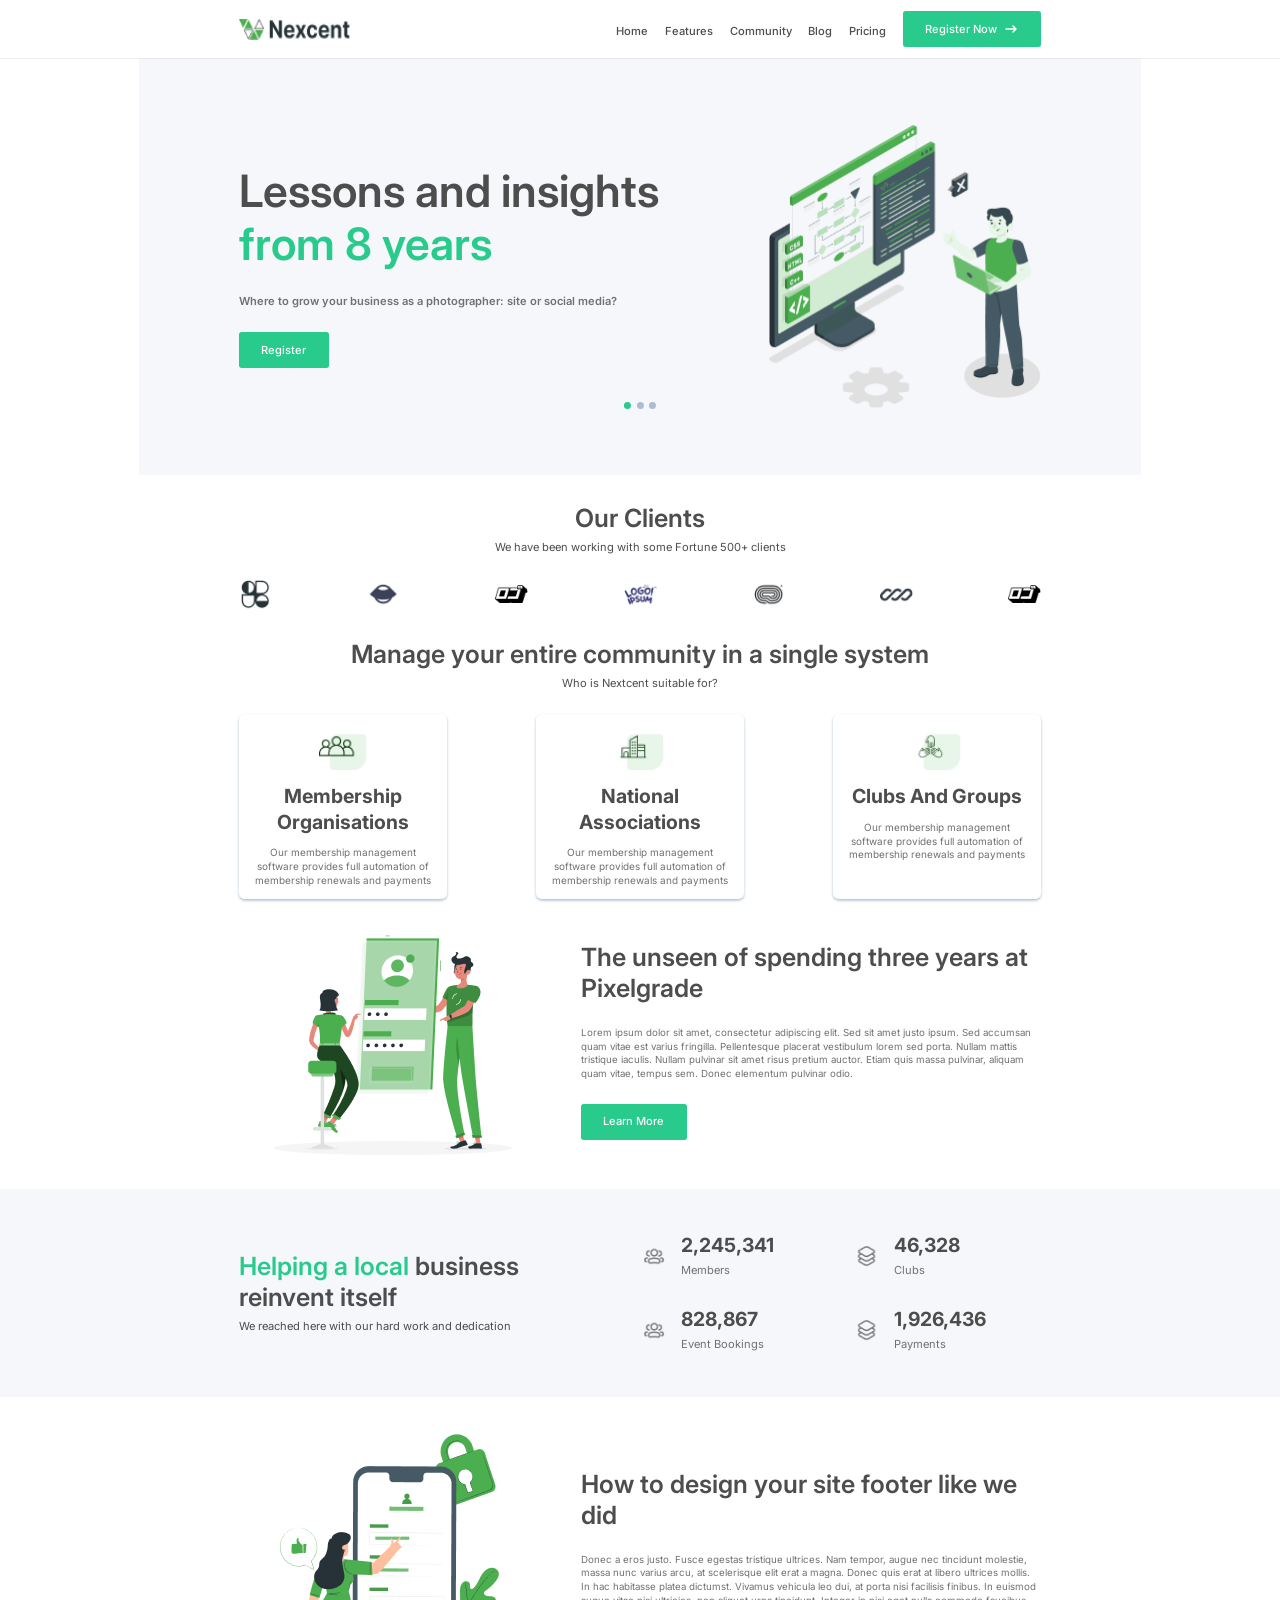
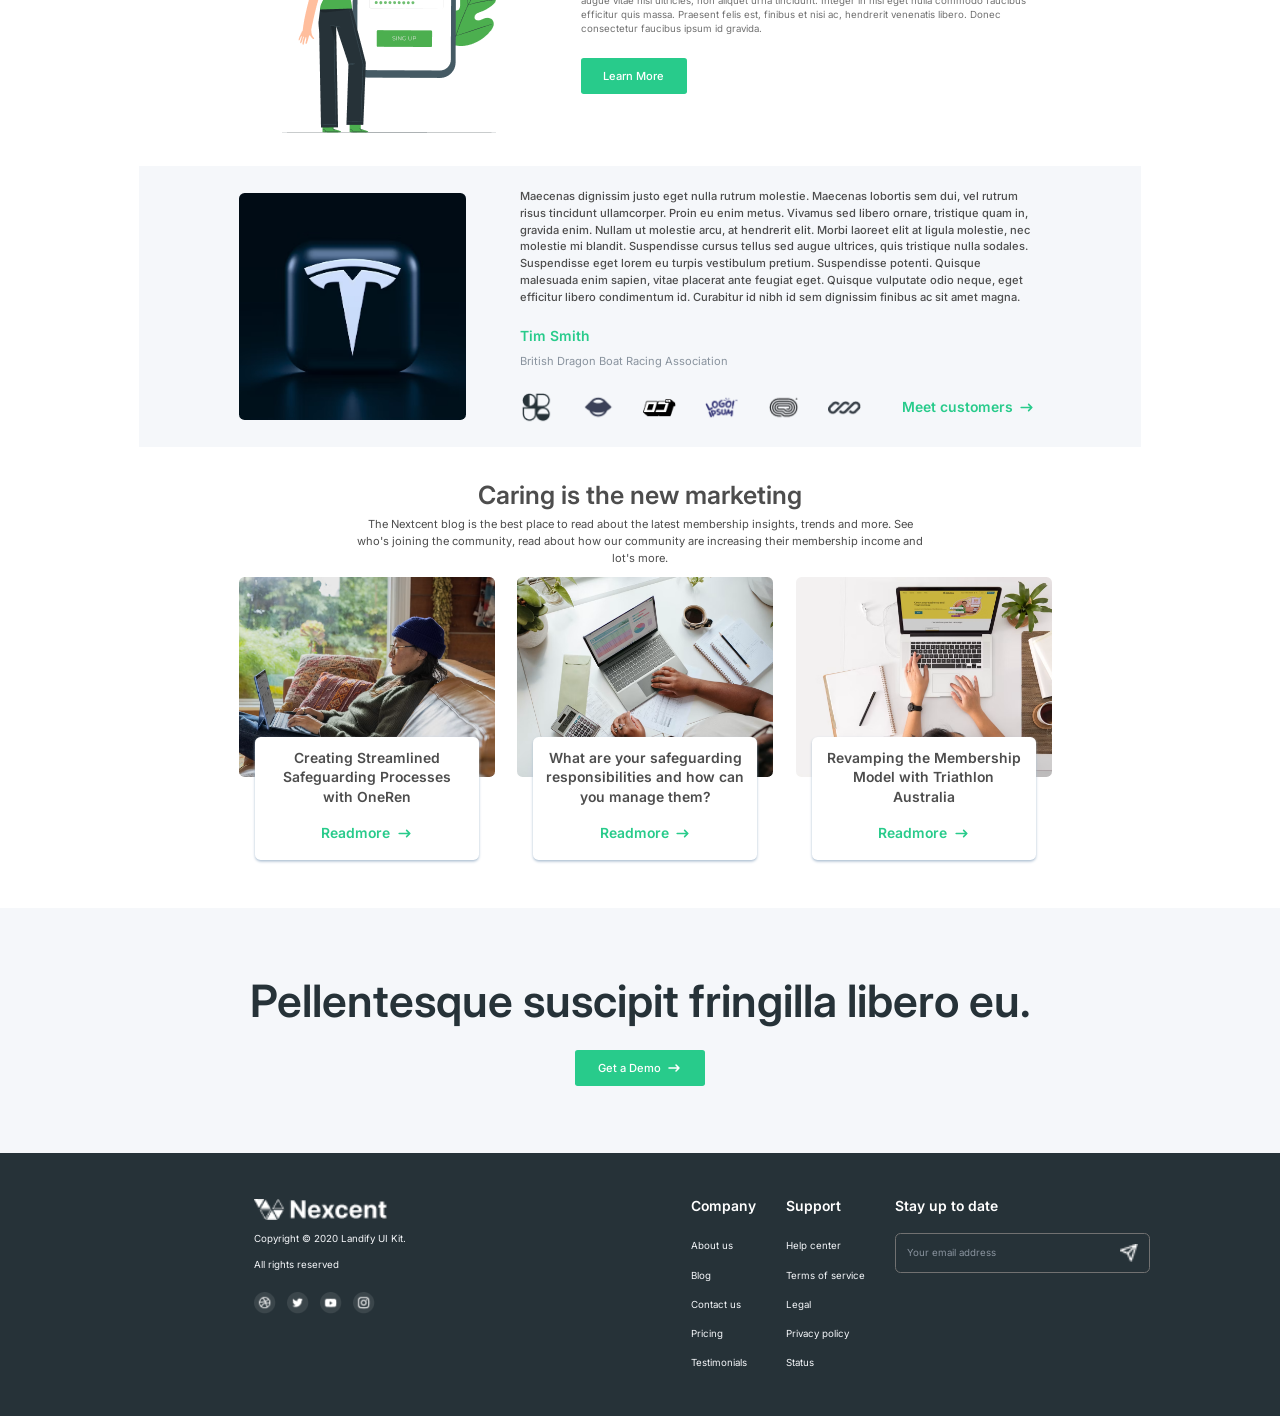
<file: fundamentals/javascript_core/week_3/index.html>
<!doctype html>
<html lang="en">
  <head>
    <meta charset="UTF-8" />
    <meta name="viewport" content="width=device-width, initial-scale=1.0" />
    <title>Figma Clone Part 1</title>
    <link rel="preconnect" href="https://fonts.googleapis.com" />
    <link
      href="https://fonts.googleapis.com/css2?family=Inter:wght@400;500;600;700&display=swap"
      rel="stylesheet"
    />
    <link rel="stylesheet" href="style.css" />
  </head>
  <body>
    
    <header>
      <nav class="nav-container">
        <div class="nav-logo">
          <img
            src="./assets/logo/Logo.png"
            width="111"
            height="21"
            alt="Nexcent logo"
          />
        </div>

        <div class="right_menu">
          <ul>
            <li><a href="#">Home</a></li>
            <li><a href="#">Features</a></li>
            <li><a href="#">Community</a></li>
            <li><a href="#">Blog</a></li>
            <li><a href="#">Pricing</a></li>
          </ul>
          <button class="btn-primary">
            Register Now
            <svg
              class="icon-arrow icon-arrow--sm"
              viewBox="0 0 16 16"
              fill="none"
              aria-hidden="true"
            >
              <path
                d="M3 8h10M10 5l3 3-3 3"
                stroke="currentColor"
                stroke-width="1.5"
                stroke-linecap="round"
                stroke-linejoin="round"
              />
            </svg>
          </button>
        </div>
      </nav>
    </header>

    <main>
      
      <section class="home">
        <section class="hero">
          <div class="hero_container">
            <div class="hero_content">
              <h1>
                Lessons and insights
                <span>from 8 years</span>
              </h1>
              <p>
                Where to grow your business as a photographer: site or social
                media?
              </p>
              <button class="btn-primary">Register</button>
            </div>
            <div class="hero_image">
              <img src="./assets/images/hero.png" alt="Hero illustration" />
            </div>
          </div>
          <div class="hero_dots" aria-label="Carousel indicators">
            <span class="dot active"></span>
            <span class="dot"></span>
            <span class="dot"></span>
          </div>
        </section>

        <section class="clients">
          <div class="clients_container">
            <div class="clients_content">
              <h2>Our Clients</h2>
              <p>We have been working with some Fortune 500+ clients</p>
            </div>
            <div class="clients_icons">
              <img src="./assets/logo/client_logo1.png" alt="Client logo 1" />
              <img src="./assets/logo/client_logo2.png" alt="Client logo 2" />
              <img src="./assets/logo/client_logo3.png" alt="Client logo 3" />
              <img src="./assets/logo/client_logo4.png" alt="Client logo 4" />
              <img src="./assets/logo/client_logo5.png" alt="Client logo 5" />
              <img src="./assets/logo/client_logo6.png" alt="Client logo 6" />
              <img src="./assets/logo/client_logo7.png" alt="Client logo 7" />
            </div>
          </div>
        </section>

        <section class="community">
          <div class="community_container">
            <div class="community_content">
              <h2>Manage your entire community in a single system</h2>
              <p>Who is Nextcent suitable for?</p>
            </div>
            <div class="community_cards">
              <div class="community_card">
                <div class="member">
                  <img
                    src="./assets/icons/community_icon1.png"
                    alt="Membership icon"
                  />
                  <h3>Membership Organisations</h3>
                </div>
                <p>
                  Our membership management software provides full automation of
                  membership renewals and payments
                </p>
              </div>
              <div class="community_card">
                <div class="member">
                  <img
                    src="./assets/icons/community_icon2.png"
                    alt="Associations icon"
                  />
                  <h3>National Associations</h3>
                </div>
                <p>
                  Our membership management software provides full automation of
                  membership renewals and payments
                </p>
              </div>
              <div class="community_card">
                <div class="member">
                  <img
                    src="./assets/icons/community_icon3.png"
                    alt="Clubs icon"
                  />
                  <h3>Clubs And Groups</h3>
                </div>
                <p>
                  Our membership management software provides full automation of
                  membership renewals and payments
                </p>
              </div>
            </div>
          </div>
        </section>
      </section>

      <section class="body">
        <section class="unlock">
          <div class="unlock_container">
            <div class="unlock_image">
              <img
                src="./assets/images/unlock.png"
                alt="Unlock section illustration"
              />
            </div>
            <div class="unlock_content">
              <h2>The unseen of spending three years at Pixelgrade</h2>
              <p>
                Lorem ipsum dolor sit amet, consectetur adipiscing elit. Sed sit
                amet justo ipsum. Sed accumsan quam vitae est varius fringilla.
                Pellentesque placerat vestibulum lorem sed porta. Nullam mattis
                tristique iaculis. Nullam pulvinar sit amet risus pretium
                auctor. Etiam quis massa pulvinar, aliquam quam vitae, tempus
                sem. Donec elementum pulvinar odio.
              </p>
              <button class="btn-primary">Learn More</button>
            </div>
          </div>
        </section>

        <section class="achievements">
          <div class="achievements_container">
            <div class="achievements_content">
              <h2>
                Helping a local
                <span>business reinvent itself</span>
              </h2>
              <p>We reached here with our hard work and dedication</p>
            </div>
            <div class="achievements_grid">
              <div class="grid_tem">
                <img src="./assets/icons/Users.png" alt="Members" />
                <div class="count">
                  <h3>2,245,341</h3>
                  <span>Members</span>
                </div>
              </div>
              <div class="grid_tem">
                <img src="./assets/icons/Layers.png" alt="Clubs" />
                <div class="count">
                  <h3>46,328</h3>
                  <span>Clubs</span>
                </div>
              </div>
              <div class="grid_tem">
                <img src="./assets/icons/Users.png" alt="Event bookings" />
                <div class="count">
                  <h3>828,867</h3>
                  <span>Event Bookings</span>
                </div>
              </div>
              <div class="grid_tem">
                <img src="./assets/icons/Layers.png" alt="Payments" />
                <div class="count">
                  <h3>1,926,436</h3>
                  <span>Payments</span>
                </div>
              </div>
            </div>
          </div>
        </section>

        <section class="calender">
          <div class="calender_container">
            <div class="calender_image">
              <img src="./assets/images/calendar.png" alt="Calendar illustration" />
            </div>
            <div class="calender_content">
              <h2>How to design your site footer like we did</h2>
              <p>
                Donec a eros justo. Fusce egestas tristique ultrices. Nam
                tempor, augue nec tincidunt molestie, massa nunc varius arcu, at
                scelerisque elit erat a magna. Donec quis erat at libero
                ultrices mollis. In hac habitasse platea dictumst. Vivamus
                vehicula leo dui, at porta nisi facilisis finibus. In euismod
                augue vitae nisi ultricies, non aliquet urna tincidunt. Integer
                in nisi eget nulla commodo faucibus efficitur quis massa.
                Praesent felis est, finibus et nisi ac, hendrerit venenatis
                libero. Donec consectetur faucibus ipsum id gravida.
              </p>
              <button class="btn-primary">Learn More</button>
            </div>
          </div>
        </section>

        <section class="customers">
          <div class="customers_container">
            <div class="customers_image">
              <img src="./assets/images/customers.avif" alt="Tim Smith" />
            </div>
            <div class="customers_content">
              <p>
                Maecenas dignissim justo eget nulla rutrum molestie. Maecenas
                lobortis sem dui, vel rutrum risus tincidunt ullamcorper. Proin
                eu enim metus. Vivamus sed libero ornare, tristique quam in,
                gravida enim. Nullam ut molestie arcu, at hendrerit elit. Morbi
                laoreet elit at ligula molestie, nec molestie mi blandit.
                Suspendisse cursus tellus sed augue ultrices, quis tristique
                nulla sodales. Suspendisse eget lorem eu turpis vestibulum
                pretium. Suspendisse potenti. Quisque malesuada enim sapien,
                vitae placerat ante feugiat eget. Quisque vulputate odio neque,
                eget efficitur libero condimentum id. Curabitur id nibh id sem
                dignissim finibus ac sit amet magna.
              </p>
              <div class="customer_info">
                <h3>Tim Smith</h3>
                <span>British Dragon Boat Racing Association</span>
              </div>
              <div class="content_icons">
                <div class="icons">
                  <img src="./assets/logo/client_logo1.png" alt="Client logo 1" />
                  <img src="./assets/logo/client_logo2.png" alt="Client logo 2" />
                  <img src="./assets/logo/client_logo3.png" alt="Client logo 3" />
                  <img src="./assets/logo/client_logo4.png" alt="Client logo 4" />
                  <img src="./assets/logo/client_logo5.png" alt="Client logo 5" />
                  <img src="./assets/logo/client_logo6.png" alt="Client logo 6" />
                </div>
                <a href="#" class="link-cta">
                  Meet customers
                  <svg class="icon-arrow" viewBox="0 0 16 16" fill="none" aria-hidden="true">
                    <path d="M3 8h10M10 5l3 3-3 3" stroke="currentColor" stroke-width="1.5" stroke-linecap="round" stroke-linejoin="round"/>
                  </svg>
                </a>
              </div>
            </div>
          </div>
        </section>

        <section class="community_updates">
          <div class="community_updates_container">
            <div class="content">
              <h2>Caring is the new marketing</h2>
              <p>
                The Nextcent blog is the best place to read about the latest
                membership insights, trends and more. See who's joining the
                community, read about how our community are increasing their
                membership income and lot's more.
              </p>
            </div>
            <div class="cards_grid">
              <article class="grid_card">
                <div class="grid_card_image">
                  <img src="./assets/images/card_image1.avif" alt="Blog post 1" />
                  <div class="grid_card_body">
                    <p>Creating Streamlined Safeguarding Processes with OneRen</p>
                    <a href="#" class="link-cta">
                      Readmore
                      <svg class="icon-arrow" viewBox="0 0 16 16" fill="none" aria-hidden="true">
                        <path d="M3 8h10M10 5l3 3-3 3" stroke="currentColor" stroke-width="1.5" stroke-linecap="round" stroke-linejoin="round"/>
                      </svg>
                    </a>
                  </div>
                </div>
              </article>
              <article class="grid_card">
                <div class="grid_card_image">
                  <img src="./assets/images/card_image2.avif" alt="Blog post 2" />
                  <div class="grid_card_body">
                    <p>What are your safeguarding responsibilities and how can you manage them?</p>
                    <a href="#" class="link-cta">
                      Readmore
                      <svg class="icon-arrow" viewBox="0 0 16 16" fill="none" aria-hidden="true">
                        <path d="M3 8h10M10 5l3 3-3 3" stroke="currentColor" stroke-width="1.5" stroke-linecap="round" stroke-linejoin="round"/>
                      </svg>
                    </a>
                  </div>
                </div>
              </article>
              <article class="grid_card">
                <div class="grid_card_image">
                  <img src="./assets/images/card_image3.avif" alt="Blog post 3" />
                  <div class="grid_card_body">
                    <p>Revamping the Membership Model with Triathlon Australia</p>
                    <a href="#" class="link-cta">
                      Readmore
                      <svg class="icon-arrow" viewBox="0 0 16 16" fill="none" aria-hidden="true">
                        <path d="M3 8h10M10 5l3 3-3 3" stroke="currentColor" stroke-width="1.5" stroke-linecap="round" stroke-linejoin="round"/>
                      </svg>
                    </a>
                  </div>
                </div>
              </article>
            </div>
          </div>
        </section>
      </section>

      <section class="final_cta">
        <div class="cta_container">
          <h2>Pellentesque suscipit fringilla libero eu.</h2>
          <div class="cta_btn_group">
            <button class="btn-primary">
              Get a Demo
              <svg class="icon-arrow icon-arrow--sm" viewBox="0 0 16 16" fill="none" aria-hidden="true">
                <path d="M3 8h10M10 5l3 3-3 3" stroke="currentColor" stroke-width="1.5" stroke-linecap="round" stroke-linejoin="round"/>
              </svg>
            </button>
          </div>
        </div>
      </section>
    </main>

    <footer>
      <div class="footer_container">
        <div class="company_info">
          <img src="./assets/logo/Logo.png" alt="Nexcent logo" class="footer-logo" />
          <p>Copyright © 2020 Landify UI Kit.</p>
          <span>All rights reserved</span>
          <div class="social_icons">
            <img src="./assets/icons/social1.png" alt="Instagram" />
            <img src="./assets/icons/social2.png" alt="Dribbble" />
            <img src="./assets/icons/social3.png" alt="Twitter" />
            <img src="./assets/icons/social4.png" alt="YouTube" />
          </div>
        </div>

        <div class="links">
          <div class="link_item">
            <h3>Company</h3>
            <ul>
              <li><a href="#">About us</a></li>
              <li><a href="#">Blog</a></li>
              <li><a href="#">Contact us</a></li>
              <li><a href="#">Pricing</a></li>
              <li><a href="#">Testimonials</a></li>
            </ul>
          </div>
          <div class="link_item">
            <h3>Support</h3>
            <ul>
              <li><a href="#">Help center</a></li>
              <li><a href="#">Terms of service</a></li>
              <li><a href="#">Legal</a></li>
              <li><a href="#">Privacy policy</a></li>
              <li><a href="#">Status</a></li>
            </ul>
          </div>
          <div class="newsletter">
            <h3>Stay up to date</h3>
            <div class="email_input">
              <input type="email" placeholder="Your email address" />
              <img src="./assets/icons/Vector.png" alt="Send" />
            </div>
          </div>
        </div>
      </div>
    </footer>
  </body>
</html>
</file>
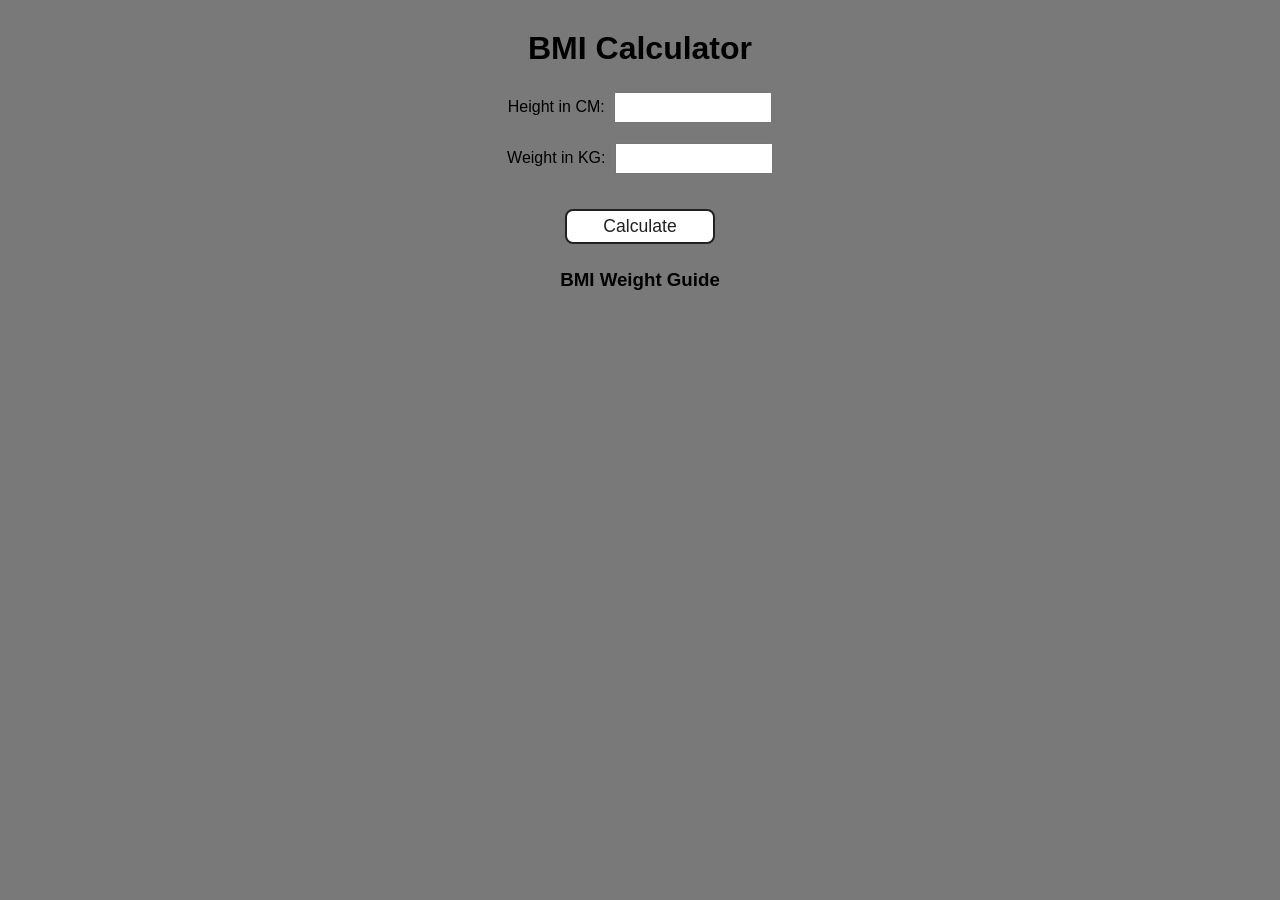
<file: fundamentals/javascript_core/projects/bmi_calculator/index.html>
<!doctype html>
<html lang="en">
  <head>
    <meta charset="UTF-8" />
    <meta name="viewport" content="width=device-width, initial-scale=1.0" />
    <title>BMI Calculator</title>
    <link rel="stylesheet" href="style.css" />
  </head>
  <body>
    <div class="container">
      <h1>BMI Calculator</h1>
      <form>
        <p><label>Height in CM: </label><input type="text" id="height" /></p>
        <p><label>Weight in KG: </label><input type="text" id="weight" /></p>
        <button>Calculate</button>
        <div id="results"></div>

        <div id="weight-guide">
          <h3>BMI Weight Guide</h3>
          <p id="weight-range"></p>
        </div>
      </form>
    </div>
  </body>
  <script src="index.js"></script>
</html>
</file>
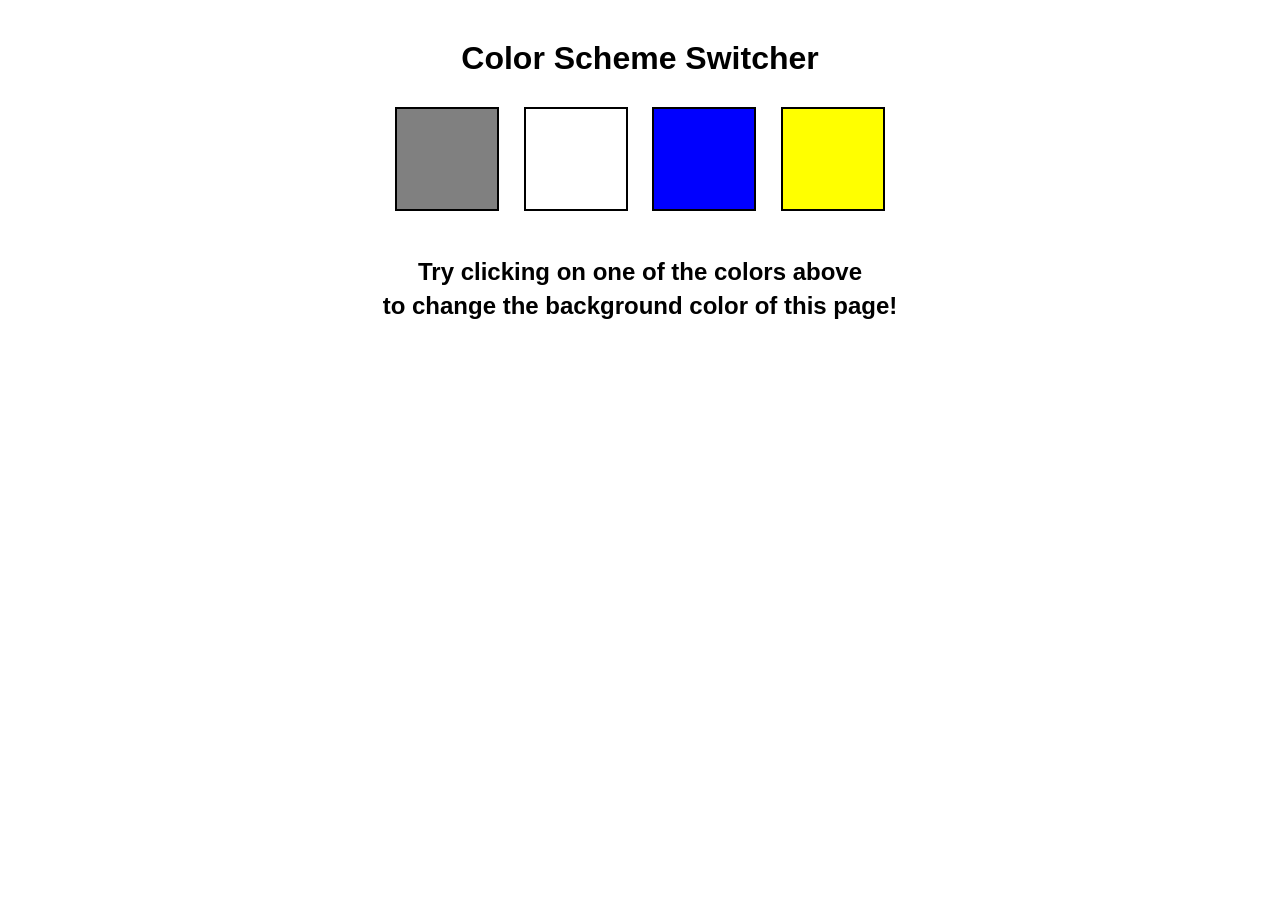
<file: fundamentals/javascript_core/projects/color_changer/index.html>
<!doctype html>
<html lang="en">
  <head>
    <meta charset="UTF-8" />
    <meta name="viewport" content="width=device-width, initial-scale=1.0" />
    <title>Background Color Switcher</title>
    <link rel="stylesheet" href="style.css" />
  </head>
  <body>
    <div class="canvas">
      <h1>Color Scheme Switcher</h1>
      <span class="button" id="grey"></span>
      <span class="button" id="white"></span>
      <span class="button" id="blue"></span>
      <span class="button" id="yellow"></span>
      <h2>
        Try clicking on one of the colors above
        <span>to change the background color of this page!</span>
      </h2>
    </div>
  </body>
  <script src="index.js"></script>
</html>
</file>
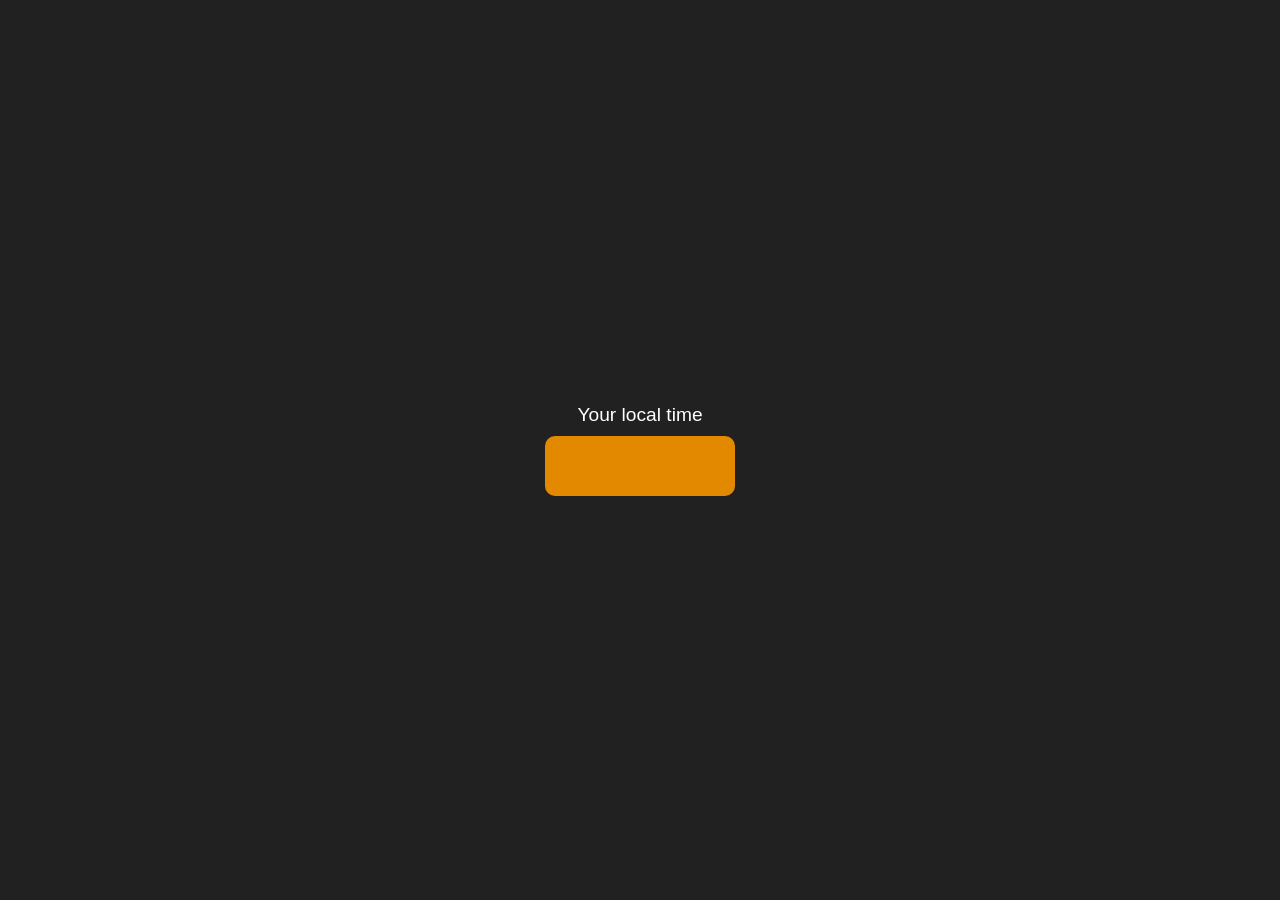
<file: fundamentals/javascript_core/projects/digital_clock/index.html>
<!doctype html>
<html lang="en">
  <head>
    <meta charset="UTF-8" />
    <meta name="viewport" content="width=device-width, initial-scale=1.0" />
    <title>Digital Clock</title>
    <link rel="stylesheet" href="style.css" />
  </head>
  <body>
    <div class="center">
      <div id="banner"><span>Your local time</span></div>
      <div id="clock"></div>
    </div>
  </body>
  <script src="index.js"></script>
</html>
</file>
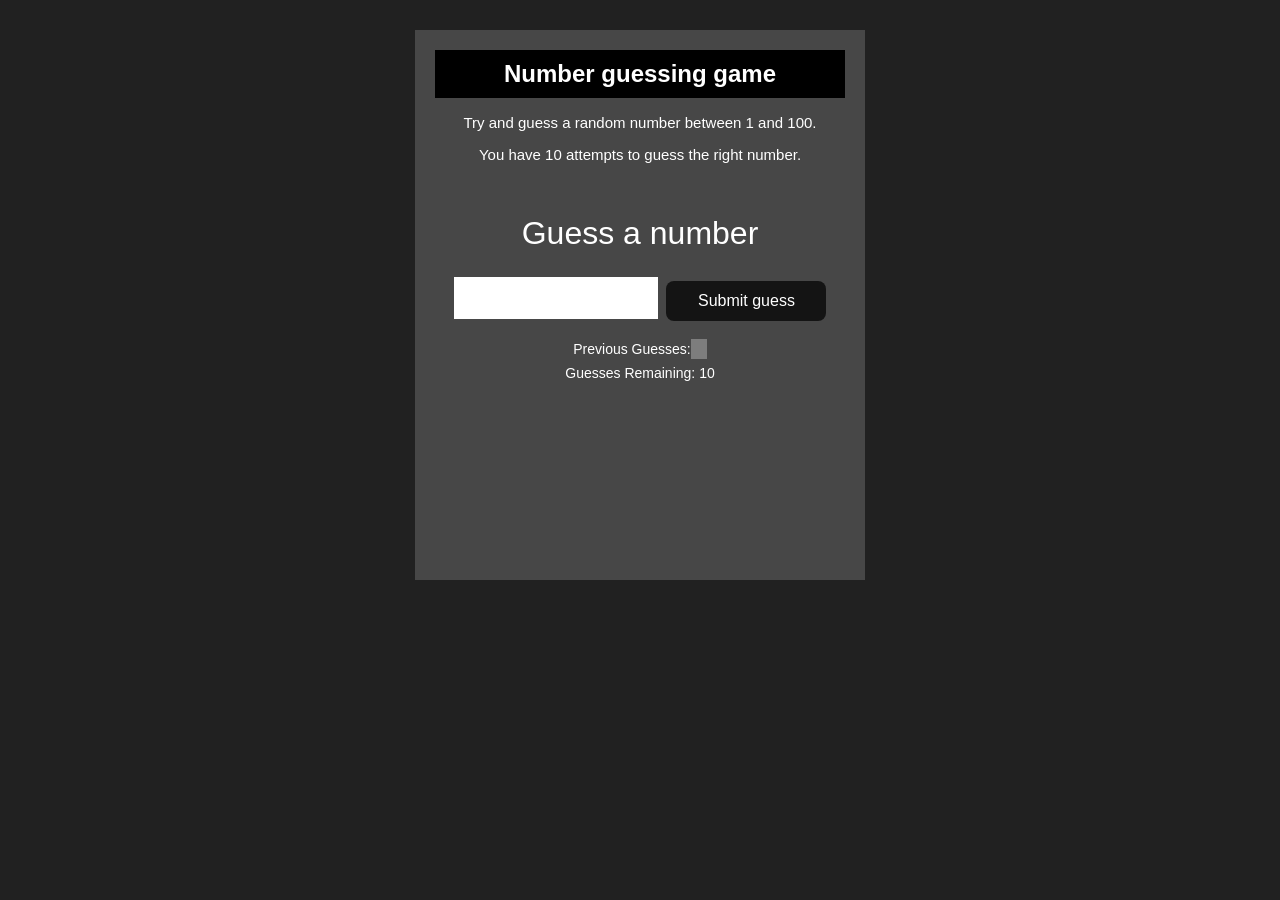
<file: fundamentals/javascript_core/projects/guess_number/index.html>
<!DOCTYPE html>
<html lang="en">
<head>
    <meta charset="UTF-8">
    <meta name="viewport" content="width=device-width, initial-scale=1.0">
    <title>Document</title>
    <link rel="stylesheet" href="style.css">
</head>
<body>
    <div id="wrapper">
        <h1>Number guessing game</h1>
        <p>Try and guess a random number between 1 and 100.</p>
        <p>You have 10 attempts to guess the right number.</p>
        </br>
        <form class="form">
            <label2 for="guessField" id="guess">Guess a number</label>
            <input type="text" id="guessField" class="guessField">
            <input type="submit" id="subt" value="Submit guess" class="guessSubmit">
        </form>

        <div class="resultParas">
            <p>Previous Guesses: <span class="guesses"></span></p>
            <p>Guesses Remaining: <span class="remainingGuess">10</span></p>
            <p class="lowOrHi"></p>
        </div>
    </div>
</body>
<script src="index.js"></script>
</html>
</file>
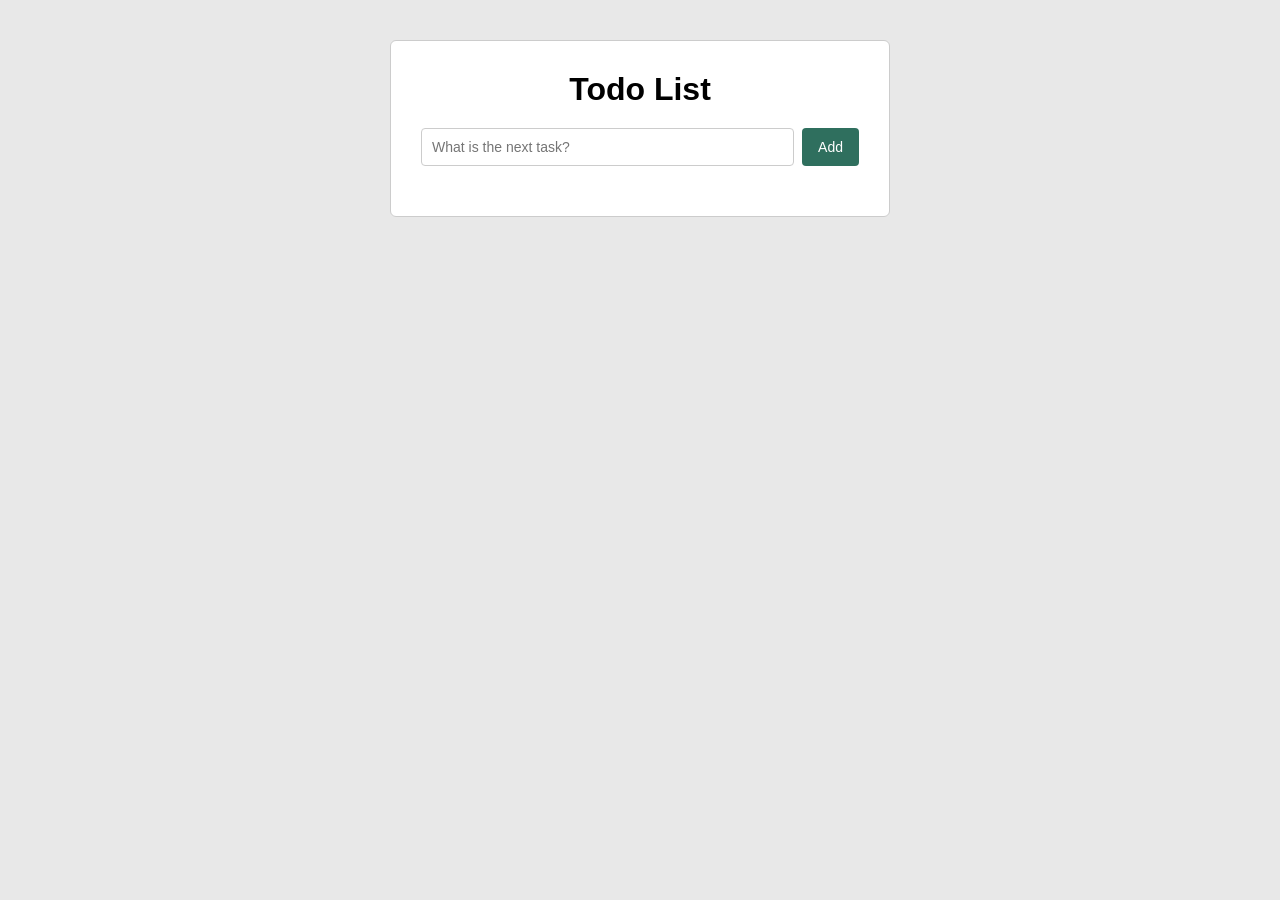
<file: fundamentals/javascript_core/week2/dom_basics.html>
<!doctype html>
<html lang="en">
  <head>
    <meta charset="UTF-8" />
    <meta name="viewport" content="width=device-width, initial-scale=1.0" />
    <title>Todo List</title>
    <style>
      * {
        margin: 0;
        padding: 0;
        box-sizing: border-box;
      }

      body {
        background-color: #e8e8e8;
        font-family: Arial, sans-serif;
        display: flex;
        justify-content: center;
        padding: 40px 20px;
      }

      .container {
        width: 100%;
        max-width: 500px;
        background-color: #ffffff;
        border: 1px solid #ccc;
        border-radius: 6px;
        padding: 30px;
      }

      h1 {
        text-align: center;
        margin-bottom: 20px;
      }

      .fieldGroup {
        display: flex;
        gap: 8px;
        margin-bottom: 20px;
      }

      .fieldGroup input {
        flex: 1;
        padding: 10px;
        border: 1px solid #ccc;
        border-radius: 4px;
        font-size: 14px;
      }

      #add {
        padding: 10px 16px;
        border: none;
        border-radius: 4px;
        background-color: #2f6f5e;
        color: #fff;
        font-size: 14px;
        cursor: pointer;
      }

      #add:hover {
        background-color: #26594b;
      }

      #todolistItems {
        list-style: none;
      }

      .listItem {
        display: flex;
        align-items: center;
        gap: 10px;
        padding: 10px 0px;
        border-bottom: 1px solid #eee;
      }

      .todoText {
        flex: 1;
      }

      .checked .todoText {
        text-decoration: line-through;
        color: #888;
      }

      .deleteBtn {
        padding: 5px 10px;
        border: 1px solid #b0473e;
        border-radius: 4px;
        background-color: #fff;
        color: #b0473e;
        cursor: pointer;
      }

      .deleteBtn:hover {
        background-color: #b0473e;
        color: #fff;
      }
    </style>
  </head>
  <body>
    <div class="container">
      <h1>Todo List</h1>

      <div class="fieldGroup">
        <input
          type="text"
          id="todoInput"
          name="todoInput"
          placeholder="What is the next task?"
        />
        <button id="add">Add</button>
      </div>

      <ul id="todolistItems"></ul>
    </div>

    <script>
      const addButton = document.getElementById("add");
      const todoList = document.getElementById("todolistItems");
      let userInput = document.getElementById("todoInput");

      function addTodo() {
        if (userInput.value.trim() === "") {
          return;
        }

        const listItem = document.createElement("li");
        const deleteButton = document.createElement("button");
        const checkbox = document.createElement("input");
        const todoText = document.createElement("span");
        checkbox.type = "checkbox";

        todoText.textContent = userInput.value;
        todoText.classList.add("todoText");

        listItem.classList.add("listItem");
        deleteButton.classList.add("deleteBtn");
        deleteButton.textContent = "Delete";

        checkbox.classList.add("checkbox");

        listItem.appendChild(checkbox);
        listItem.appendChild(todoText);
        listItem.appendChild(deleteButton);

        todoList.appendChild(listItem);
        userInput.value = "";
      }

      addButton.addEventListener("click", addTodo);
      document
        .getElementById("todolistItems")
        .addEventListener("click", function (event) {
          if (event.target.classList.contains("deleteBtn")) {
            event.target.parentElement.remove();
          }

          if (event.target.classList.contains("checkbox")) {
            event.target.parentElement.classList.toggle("checked");
          }
        });

      userInput.addEventListener("keypress", function (event) {
        if (event.key === "Enter") {
          addTodo();
        }
      });
    </script>
  </body>
</html>
</file>
<file: fundamentals/javascript_core/week_3/style.css>
* {
  margin: 0;
  padding: 0;
  box-sizing: border-box;
}

:root {
  --primary: #28cb8b;
  --secondary: #263238;
  --info: #2194f3;

  --black: #263238;
  --d-grey: #4d4d4d;
  --grey: #717171;
  --l-grey: #89939e;
  --grey-blue: #abbed1;
  --silver: #f5f7fa;
  --white: #ffffff;

  --shade-5: #103e13;
  --tint-5: #e8f5e9;

  --fw-regular: 400;
  --fw-medium: 500;
  --fw-semibold: 600;
  --fw-bold: 700;

  --page-max: 1002px;
  --section-px: 100.23px;
  --section-py: 22.27px;
  --gap-sm: 5.57px;
  --gap-md: 11.14px;
  --gap-lg: 22.27px;
  --gap-xl: 27.84px;
  --radius-sm: 2.78px;
  --radius-md: 5.57px;
  --shadow-card: 0 1.39px 2.78px 0 var(--grey-blue);
}

html {
  scroll-behavior: smooth;
}

body {
  font-family: "Inter", sans-serif;
  color: var(--d-grey);
  width: 100%;
  overflow-x: hidden;
}

a {
  text-decoration: none;
  color: inherit;
}

button {
  border: none;
  cursor: pointer;
  font-family: inherit;
  display: inline-flex;
  align-items: center;
  justify-content: center;
}

img {
  display: block;
  max-width: 100%;
}

/* ── Shared utilities ── */

.icon-arrow {
  width: 17px;
  height: 17px;
  flex-shrink: 0;
}

.icon-arrow--sm {
  width: 16px;
  height: 16px;
}

.btn-primary {
  font-size: 11.14px;
  font-weight: var(--fw-medium);
  line-height: 16.7px;
  color: var(--white);
  background-color: var(--primary);
  border-radius: var(--radius-sm);
  padding: 9.74px 22.27px;
  gap: var(--gap-sm);
  white-space: nowrap;
}

.link-cta {
  display: inline-flex;
  align-items: center;
  gap: var(--gap-sm);
  padding: var(--gap-sm);
  font-size: 13.92px;
  font-weight: var(--fw-semibold);
  line-height: 19.5px;
  color: var(--primary);
  white-space: nowrap;
}

/* ── Header / Navbar ── */

header {
  background-color: var(--white);
  position: sticky;
  top: 0;
  z-index: 100;
  box-shadow: 0 1px 0 rgba(0, 0, 0, 0.06);
}

.nav-container {
  max-width: var(--page-max);
  margin: 0 auto;
  display: flex;
  align-items: center;
  justify-content: space-between;
  padding: 11.14px var(--section-px);
  gap: 43.85px;
}

.nav-logo {
  flex-shrink: 0;
}

.nav-logo img {
  width: 111px;
  height: 21px;
}

.right_menu {
  display: flex;
  align-items: center;
  gap: 16.71px;
}

.right_menu ul {
  display: flex;
  gap: 16.71px;
  align-items: center;
  list-style: none;
}

.right_menu ul li a {
  font-size: 11.14px;
  font-weight: var(--fw-medium);
  line-height: 16.7px;
  color: var(--d-grey);
  transition: color 0.2s;
}

.right_menu ul li a:hover {
  color: var(--primary);
}

/* ── Main layout ── */

main {
  max-width: var(--page-max);
  margin: 0 auto;
}

/* ── Home ── */

.home {
  display: flex;
  flex-direction: column;
  gap: var(--gap-xl);
}

/* Hero */

.hero {
  position: relative;
}

.hero_container {
  display: flex;
  align-items: center;
  justify-content: space-between;
  padding: 66.82px var(--section-px);
  background-color: var(--silver);
  min-height: 417px;
  gap: 72.39px;
}

.hero_content {
  display: flex;
  flex-direction: column;
  gap: var(--gap-lg);
  align-items: flex-start;
}

.hero_content h1 {
  font-size: 44.55px;
  line-height: 52.9px;
  font-weight: var(--fw-semibold);
}

.hero_content h1 span {
  color: var(--primary);
}

.hero_content > p {
  font-size: 11.14px;
  line-height: 16.7px;
  font-weight: var(--fw-semibold);
  color: var(--grey);
}

.hero_image {
  flex-shrink: 0;
  width: 272px;
  height: 283px;
}

.hero_dots {
  position: absolute;
  bottom: 66.82px; /* match your vertical padding value */
  left: 50%;
  transform: translateX(-50%);
  display: flex;
  align-items: center;
  gap: var(--gap-sm);
}

.hero_dots span {
  width: 7px;
  height: 7px;
  border-radius: 50%;
  background-color: var(--grey-blue);
  display: block;
}

.hero_dots span.active {
  background-color: var(--primary);
}
/* Clients */

.clients {
  padding: 0 var(--section-px);
}

.clients_container {
  display: flex;
  flex-direction: column;
  gap: var(--gap-lg);
  width: 100%;
}

.clients_content {
  display: flex;
  flex-direction: column;
  gap: var(--gap-sm);
  text-align: center;
  margin: 0 auto;
  max-width: 773px;
}

.clients_content h2 {
  font-size: clamp(20px, 2.5vw, 25.06px);
  font-weight: var(--fw-semibold);
  line-height: 1.22;
  color: var(--d-grey);
}

.clients_content p {
  font-size: 11.14px;
  font-weight: var(--fw-regular);
  line-height: 16.7px;
  color: var(--d-grey);
}

.clients_icons {
  width: 100%;
  max-width: 802px;
  display: flex;
  align-items: center;
  justify-content: space-between;
  margin: 0 auto;
  flex-wrap: wrap;
  gap: var(--gap-lg);
}

.clients_icons img {
  max-width: 33px;
  max-height: 33px;
  width: auto;
  height: auto;
  object-fit: contain;
  flex-shrink: 0;
}

/* Community */

.community {
  width: 100%;
  padding-bottom: var(--gap-xl);
}

.community_container {
  display: flex;
  flex-direction: column;
  gap: var(--gap-lg);
}

.community_content {
  display: flex;
  flex-direction: column;
  gap: var(--gap-sm);
  text-align: center;
  padding: 0 var(--section-px);
}

.community_content h2 {
  font-size: clamp(20px, 2.5vw, 25.06px);
  font-weight: var(--fw-semibold);
  line-height: 1.22;
  color: var(--d-grey);
}

.community_content p {
  font-size: 11.14px;
  font-weight: var(--fw-regular);
  line-height: 16.7px;
  color: var(--d-grey);
}

.community_cards {
  display: flex;
  justify-content: space-between;
  align-items: stretch;
  gap: var(--gap-lg);
  padding: 0 var(--section-px);
}

.community_card {
  width: 208px;
  flex-shrink: 0;
  padding: var(--gap-md);
  background-color: var(--white);
  border-radius: var(--radius-md);
  box-shadow: var(--shadow-card);
  display: flex;
  flex-direction: column;
  align-items: center;
  text-align: center;
  gap: var(--gap-md);
}

.community_card .member {
  display: flex;
  flex-direction: column;
  align-items: center;
  gap: var(--gap-md);
}

.community_card .member img {
  width: 48px;
  height: 48px;
  object-fit: contain;
}

.community_card .member h3 {
  font-size: 19.49px;
  font-weight: var(--fw-bold);
  line-height: 25.1px;
  color: var(--d-grey);
}

.community_card > p {
  font-size: 9.97px;
  font-weight: var(--fw-regular);
  line-height: 13.9px;
  color: var(--grey);
}

/* ── Body ── */

.body {
  display: flex;
  flex-direction: column;
  gap: 33.41px;
  width: 100%;
}

/* Unlock & Calendar (shared 2-col layout) */

.unlock,
.calender {
  width: 100%;
  padding: 0 var(--section-px);
}

.unlock_container,
.calender_container {
  display: flex;
  align-items: center;
  justify-content: space-between;
  gap: var(--gap-lg);
}

.unlock_image img,
.calender_image img {
  width: 100%;
  max-width: 308px;
  height: auto;
  object-fit: contain;
}

.unlock_content,
.calender_content {
  flex: 1;
  max-width: 460px;
  display: flex;
  flex-direction: column;
  gap: var(--gap-lg);
}

.unlock_content h2,
.calender_content h2 {
  font-size: clamp(20px, 2.5vw, 25.06px);
  font-weight: var(--fw-semibold);
  line-height: 1.22;
  color: var(--d-grey);
}

.unlock_content p,
.calender_content p {
  font-size: 9.74px;
  font-weight: var(--fw-regular);
  line-height: 13.9px;
  color: var(--grey);
}

.unlock_content .btn-primary,
.calender_content .btn-primary {
  width: fit-content;
  min-width: 106px;
  height: 36px;
}

/* Achievements */

.achievements {
  width: 100%;
  padding: 44.55px var(--section-px);
  position: relative;
  isolation: isolate;
}

.achievements::before {
  content: "";
  position: absolute;
  inset: 0;
  z-index: -1;
  width: 100vw;
  left: 50%;
  transform: translateX(-50%);
  background-color: var(--silver);
}

.achievements_container {
  display: flex;
  align-items: center;
  justify-content: space-between;
  gap: var(--gap-lg);
}

.achievements_content {
  flex: 1;
  max-width: 376px;
  display: flex;
  flex-direction: column;
  gap: var(--gap-sm);
}

.achievements_content h2 {
  font-size: clamp(20px, 2.5vw, 25.05px);
  font-weight: var(--fw-semibold);
  line-height: 1.22;
  color: var(--primary);
}

.achievements_content h2 span {
  color: var(--d-grey);
}

.achievements_content p {
  font-size: 11.14px;
  font-weight: var(--fw-regular);
  line-height: 16.7px;
  color: var(--d-grey);
}

.achievements_grid {
  flex: 1;
  max-width: 540px;
  display: grid;
  grid-template-columns: repeat(2, 1fr);
  row-gap: var(--gap-xl);
  column-gap: var(--gap-lg);
}

.grid_tem {
  display: flex;
  align-items: center;
  gap: var(--gap-md);
}

.grid_tem img {
  width: 32.56px;
  height: 21.66px;
  object-fit: contain;
  flex-shrink: 0;
}

.grid_tem .count h3 {
  font-size: 19.49px;
  font-weight: var(--fw-bold);
  line-height: 25.1px;
  color: var(--d-grey);
}

.grid_tem .count span {
  font-size: 11.14px;
  font-weight: var(--fw-regular);
  line-height: 16.7px;
  color: var(--grey);
}

/* Customers */

.customers_container {
  display: flex;
  justify-content: center;
  align-items: center;
  padding: var(--section-py) var(--section-px);
  gap: 54.29px;
  background-color: var(--silver);
}

.customers_image {
  width: 226.92px;
  height: 226.92px;
  flex-shrink: 0;
}

.customers_image img {
  width: 100%;
  height: 100%;
  border-radius: 5.57px;
  object-fit: cover;
  display: block;
}

.customers_content {
  display: flex;
  flex-direction: column;
  gap: var(--gap-lg);
}

.customers_content p {
  font-size: 11.14px;
  font-weight: var(--fw-medium);
  line-height: 16.7px;
  color: var(--d-grey);
}

.customer_info {
  display: flex;
  flex-direction: column;
  gap: var(--gap-sm);
}

.customer_info h3 {
  font-size: 13.92px;
  font-weight: var(--fw-semibold);
  line-height: 19.5px;
  color: var(--primary);
}
.customer_info span {
  font-size: 11.14px;
  font-weight: var(--fw-regular);
  line-height: 16.7px;
  color: var(--l-grey);
}

.content_icons {
  display: flex;
  justify-content: space-between;
  align-items: center;
  width: 100%;
  gap: 28.54px;
}

.content_icons .icons {
  display: flex;
  align-items: center;
  gap: 28.54px;
}

.content_icons .icons img {
  width: 33px;
  height: 33px;
  object-fit: contain;
}

.link-cta {
  display: flex;
  padding: 5.57px 5.57px;
  gap: var(--gap-sm);
}

/* Community Updates */

.community_updates {
  width: 100%;
  display: flex;
  flex-direction: column;
  gap: var(--gap-md);
  padding-bottom: 48px;
}

.community_updates_container {
  display: flex;
  flex-direction: column;
  gap: var(--gap-md);
}

.community_updates .content {
  display: flex;
  flex-direction: column;
  gap: var(--gap-sm);
  text-align: center;
  margin: 0 auto;
  max-width: 773px;
  padding: 0 var(--section-px);
}

.community_updates .content h2 {
  font-size: clamp(20px, 2.5vw, 25.05px);
  font-weight: var(--fw-semibold);
  line-height: 1.22;
  color: var(--d-grey);
}

.community_updates .content p {
  font-size: 11.14px;
  font-weight: var(--fw-regular);
  line-height: 16.7px;
  color: var(--d-grey);
}

.cards_grid {
  display: flex;
  justify-content: space-between;
  align-items: flex-start;
  gap: var(--gap-lg);
  padding: 0 var(--section-px);
}

.grid_card {
  width: 256px;
  flex-shrink: 0;
}

.grid_card_image {
  position: relative;
}

.grid_card_image > img {
  width: 256px;
  height: 200px;
  object-fit: cover;
  border-radius: var(--radius-md);
  display: block;
}

.grid_card_body {
  position: relative;
  margin: -40px 16px 0;
  padding: var(--gap-md);
  background-color: var(--white);
  border-radius: var(--radius-md);
  box-shadow: var(--shadow-card);
  display: flex;
  flex-direction: column;
  align-items: center;
  text-align: center;
  gap: var(--gap-md);
}

.grid_card_body > p {
  font-size: 13.92px;
  font-weight: var(--fw-semibold);
  line-height: 19.5px;
  color: var(--d-grey);
}

.grid_card_body .link-cta {
  justify-content: center;
}

/* ── Final CTA ── */

.final_cta {
  width: 100%;
  padding: 44.55px var(--section-px);
  position: relative;
  isolation: isolate;
}

.final_cta::before {
  content: "";
  position: absolute;
  inset: 0;
  z-index: -1;
  width: 100vw;
  left: 50%;
  transform: translateX(-50%);
  background-color: var(--silver);
}

.cta_container {
  display: flex;
  flex-direction: column;
  align-items: center;
  gap: var(--gap-lg);
  text-align: center;
  padding: var(--section-py) 0;
}

.cta_container h2 {
  font-size: 44.55px;
  font-weight: var(--fw-semibold);
  line-height: 52.9px;
  color: var(--black);
  max-width: 887px;
}

.cta_btn_group {
  display: flex;
  align-items: center;
  gap: var(--gap-sm);
}

.cta_btn_group .btn-primary {
  min-width: 124px;
  height: 36px;
}

/* ── Footer ── */

footer {
  width: 100%;
  position: relative;
  isolation: isolate;
}

footer::before {
  content: "";
  position: absolute;
  inset: 0;
  z-index: -1;
  width: 100vw;
  left: 50%;
  transform: translateX(-50%);
  background-color: var(--black);
}

.footer_container {
  max-width: var(--page-max);
  margin: 0 auto;
  padding: 44.55px 114.85px;
  display: flex;
  align-items: flex-start;
  justify-content: space-between;
  gap: 87.01px;
}

.company_info {
  display: flex;
  flex-direction: column;
  gap: var(--gap-md);
  flex: 0 0 350px;
  max-width: 350px;
}

.footer-logo {
  width: 133px;
  height: 24px;
  object-fit: contain;
  object-position: left center;
  filter: brightness(0) invert(1);
}

.company_info p,
.company_info span {
  font-size: 9.74px;
  font-weight: var(--fw-regular);
  line-height: 14.9px;
  color: var(--silver);
}

.social_icons {
  display: flex;
  gap: var(--gap-md);
  margin-top: 8px;
}

.social_icons img {
  width: 22px;
  height: 22px;
  object-fit: contain;
  cursor: pointer;
  transition: opacity 0.2s;
}

.social_icons img:hover {
  opacity: 0.75;
}

.links {
  display: flex;
  flex: 1;
  justify-content: space-between;
  gap: 30px;
  max-width: 641px;
}

.link_item {
  flex: 0 0 auto;
}

.newsletter {
  flex: 0 0 255px;
}

.link_item h3,
.newsletter h3 {
  font-size: 13.92px;
  font-weight: var(--fw-semibold);
  line-height: 19.5px;
  color: var(--white);
  margin-bottom: 16.71px;
}

.link_item,
.newsletter {
  display: flex;
  flex-direction: column;
}

.link_item ul {
  list-style: none;
  display: flex;
  flex-direction: column;
  gap: 8.35px;
}

.link_item ul li a {
  font-size: 9.74px;
  font-weight: var(--fw-regular);
  line-height: 14.9px;
  color: var(--silver);
  transition: color 0.2s;
}

.link_item ul li a:hover {
  color: var(--white);
}

.email_input {
  display: flex;
  align-items: center;
  width: 255px;
  max-width: 100%;
  height: 40px;
  border-radius: var(--radius-md);
  border: 1px solid var(--grey);
  padding: 0 var(--gap-md);
}

.email_input input {
  flex: 1;
  background: transparent;
  border: none;
  outline: none;
  font-family: inherit;
  font-size: 9.74px;
  font-weight: var(--fw-regular);
  line-height: 14.9px;
  color: var(--white);
  min-width: 0;
}

.email_input input::placeholder {
  color: var(--l-grey);
}

.email_input img {
  width: 18px;
  height: 18px;
  cursor: pointer;
  flex-shrink: 0;
}

/* ══════════════════════════════════════
   RESPONSIVE
   ══════════════════════════════════════ */

@media (max-width: 1024px) {
  :root {
    --section-px: 48px;
  }

  .footer_container {
    padding: 44.55px 48px;
    gap: 48px;
  }
}

@media (max-width: 900px) {
  .hero_container {
    gap: 40px;
  }

  .hero_image img {
    width: 220px;
  }

  .unlock_container,
  .calender_container,
  .customers_container,
  .achievements_container {
    gap: 32px;
  }

  .achievements_grid {
    max-width: 400px;
  }

  .links {
    gap: 20px;
  }
}

@media (max-width: 768px) {
  :root {
    --section-px: 24px;
  }

  /* Mobile nav */
  .nav-hamburger {
    display: flex;
    order: 3;
  }

  .right_menu {
    position: fixed;
    top: 0;
    right: -100%;
    width: min(280px, 80vw);
    height: 100vh;
    background: var(--white);
    flex-direction: column;
    align-items: flex-start;
    padding: 80px 24px 24px;
    gap: 24px;
    box-shadow: -4px 0 20px rgba(0, 0, 0, 0.1);
    transition: right 0.3s ease;
    z-index: 99;
  }

  .right_menu ul {
    flex-direction: column;
    align-items: flex-start;
    gap: 20px;
    width: 100%;
  }

  .right_menu ul li a {
    font-size: 14px;
  }

  .right_menu .nav-btn {
    width: 100%;
    justify-content: center;
  }

  .nav-toggle:checked ~ .right_menu {
    right: 0;
  }

  .nav-toggle:checked ~ .nav-hamburger span:nth-child(1) {
    transform: translateY(7px) rotate(45deg);
  }

  .nav-toggle:checked ~ .nav-hamburger span:nth-child(2) {
    opacity: 0;
  }

  .nav-toggle:checked ~ .nav-hamburger span:nth-child(3) {
    transform: translateY(-7px) rotate(-45deg);
  }

  /* Hero stacks */
  .hero {
    padding-top: 40px;
  }

  .hero_container {
    flex-direction: column;
    text-align: center;
  }

  .hero_content {
    align-items: center;
  }

  .hero_content .btn-primary {
    align-self: center;
  }

  .hero_content p {
    max-width: 100%;
  }

  .hero_image img {
    width: min(272px, 80vw);
  }

  /* Clients wrap */
  .clients_icons {
    justify-content: center;
    gap: 24px 32px;
  }

  /* Community cards */
  .community_cards {
    flex-direction: column;
    align-items: center;
    max-width: 400px;
    margin: 0 auto;
  }

  .community_card {
    width: 100%;
    max-width: 320px;
  }

  /* Two-col sections stack */
  .unlock_container,
  .calender_container {
    flex-direction: column;
    text-align: center;
  }

  .unlock_content,
  .calender_content {
    max-width: 100%;
    align-items: center;
  }

  .unlock_image img,
  .calender_image img {
    max-width: 260px;
  }

  /* Achievements */
  .achievements_container {
    flex-direction: column;
    text-align: center;
  }

  .achievements_content {
    max-width: 100%;
  }

  .achievements_grid {
    max-width: 100%;
    width: 100%;
  }

  /* Blog cards */
  .cards_grid {
    flex-direction: column;
    align-items: center;
    max-width: 400px;
    margin: 0 auto;
  }

  .grid_card {
    width: 100%;
    max-width: 320px;
  }

  .grid_card_image > img {
    width: 100%;
  }

  /* Footer */
  .footer_container {
    flex-direction: column;
    gap: 40px;
    padding: 40px 24px;
  }

  .links {
    flex-direction: column;
    gap: 32px;
  }

  .email_input {
    width: 100%;
  }
}

@media (max-width: 600px) {
  .community_cards {
    max-width: 100%;
  }

  .achievements_grid {
    grid-template-columns: 1fr;
    row-gap: 20px;
  }

  .grid_tem {
    justify-content: center;
  }

  .clients_icons img {
    max-width: 28px;
    max-height: 28px;
  }

  .content_icons .icons {
    gap: 16px;
  }

  .content_icons .icons img {
    width: 28px;
    height: 28px;
  }
}

@media (max-width: 480px) {
  :root {
    --section-px: 16px;
  }

  .nav-container {
    padding: 12px 16px;
  }

  .hero {
    padding-top: 32px;
  }

  .clients_icons {
    gap: 16px 20px;
  }

  .cards_grid {
    max-width: 100%;
  }
}

@media (min-width: 769px) and (max-width: 900px) {
  .community_cards {
    flex-wrap: wrap;
    justify-content: center;
  }

  .community_card {
    width: calc(50% - 12px);
    max-width: 208px;
  }

  .cards_grid {
    flex-wrap: wrap;
    justify-content: center;
  }

  .grid_card {
    width: calc(50% - 12px);
    max-width: 256px;
  }
}
</file>
<file: fundamentals/javascript_core/projects/bmi_calculator/style.css>
/* Base Layout */
body {
    margin: 0;
    padding: 0;
    font-family: sans-serif;
    background-color: #797979;
}

/* Top Navigation Bar */
nav {
    display: flex;
    justify-content: flex-start;
    gap: 10px;
    padding: 10px;
    background-color: #ffffff;
}

nav a {
    background-color: #fff;
    padding: 10px 30px;
    border-radius: 8px;
    color: #212121;
    text-decoration: none;
    border: 2px solid #212121;
    font-weight: bold;
}

/* Form Container */
.container {
    width: 360px;
    height: 600px;
    margin: 30px auto;
    text-align: center;
}

h1 {
    font-size: 2rem;
    margin-bottom: 25px;
}

/* Inputs & Labels */
form p {
    margin: 20px 0;
}

label {
    font-weight: 500;
}

input[type="text"] {
    width: 150px;
    height: 25px;
    margin-left: 5px;
}

/* Calculate Button */
button {
    width: 150px;
    height: 35px;
    margin-top: 15px;
    background-color: #fff;
    border: 2px solid #212121;
    border-radius: 8px;
    color: #212121;
    font-size: 1.1rem;
    cursor: pointer;
}

/* Output & Guide Section */
#results {
    font-size: 1.2rem;
    margin-top: 20px;
    color: #fff;
}

#weight-guide {
    margin-top: 25px;
}

#weight-guide h3 {
    margin-bottom: 10px;
}

#weight-guide p {
    margin: 5px 0;
}
</file>
<file: fundamentals/javascript_core/projects/color_changer/style.css>
/* Base Layout & Reset */
html {
    margin: 0;
    padding: 0;
}

body {
    margin: 0;
    padding: 0;
    font-family: sans-serif;
    text-align: center;
}

/* Navigation Bar */
nav {
    display: flex;
    justify-content: flex-start;
    gap: 10px;
    padding: 10px;
    background-color: #ffffff;
}

nav a {
    background-color: #fff;
    padding: 10px 30px;
    border-radius: 8px;
    color: #212121;
    text-decoration: none;
    border: 2px solid #212121;
    font-weight: bold;
}

/* Main Container */
.canvas {
    margin-top: 40px;
}

.canvas h1 {
    font-size: 2rem;
    margin-bottom: 20px;
}

/* Color Buttons */
.button {
    width: 100px;
    height: 100px;
    border: solid black 2px;
    display: inline-block;
    margin: 10px;
    cursor: pointer;
}

#grey {
    background: grey;
}

#white {
    background: white;
}

#blue {
    background: blue;
}

#yellow {
    background: yellow;
}

/* Text Subtitle */
.canvas h2 {
    font-size: 1.5rem;
    margin-top: 30px;
    line-height: 1.4;
}

.canvas h2 span {
    display: block;
}
</file>
<file: fundamentals/javascript_core/projects/digital_clock/style.css>
/* Base Layout */
body {
    background-color: #212121;
    color: #fff;
    margin: 0;
    padding: 0;
    font-family: sans-serif;
}

/* Navigation Bar */
nav {
    display: flex;
    justify-content: flex-start;
    gap: 10px;
    padding: 10px;
    background-color: #ffffff;
}

nav a {
    background-color: #fff;
    padding: 10px 30px;
    border-radius: 8px;
    color: #212121;
    text-decoration: none;
    border: 2px solid #212121;
    font-weight: bold;
}

/* Centered Clock Layout */
.center {
    display: flex;
    height: 100vh;
    justify-content: center;
    align-items: center;
    flex-direction: column;
}

#banner {
    font-size: 1.2rem;
    margin-bottom: 10px;
}

/* Clock Display Box */
#clock {
    width: 150px;
    height: 40px;
    border-radius: 10px;
    background-color: #e38900;
    padding: 10px 20px;
    font-size: 25px;
    font-weight: bold;
    color: #000;
    display: flex;
    justify-content: center;
    align-items: center;
}
</file>
<file: fundamentals/javascript_core/projects/guess_number/style.css>
/* Base Page Reset */
html {
    font-family: sans-serif;
}

body {
    width: 300px;
    max-width: 750px;
    min-width: 480px;
    margin: 0 auto;
    background-color: #212121;
}

/* Game Outer Wrapper */
#wrapper {
    box-sizing: border-box;
    text-align: center;
    width: 450px;
    height: 550px;
    background-color: #474747;
    color: #fff;
    font-size: 15px;
    margin: 30px auto;
    padding: 20px;
}

#wrapper h1 {
    background-color: #000;
    color: #fff;
    font-size: 24px;
    padding: 10px 0;
    margin-top: 0;
}

/* Label & Input Fields */
#guess {
    font-size: 32px;
    display: block;
    margin: 20px 0;
}

.guessField {
    color: #000;
    width: 200px;
    height: 40px;
    font-size: 24px;
    border-style: none;
    margin-top: 25px;

    /* Center text inside input field */
    text-align: center;
}

/* Submit Button */
.guessSubmit {
    background-color: #141414;
    color: #fff;
    width: 160px;
    height: 40px;
    border-radius: 8px;
    font-size: 16px;
    border-style: none;
    margin-top: 25px;
    cursor: pointer;
}

/* Results Paragraphs */
.resultParas {
    margin-top: 20px;
}

.resultParas p {
    font-size: 14px;
    margin: 8px 0;
}

.guesses {
    background-color: #7d7d7d;
    padding: 2px 8px;
    color: #fff;
}

.button {
    background-color: #141414;
    color: #fff;
    width: 160px;
    height: 40px;
    border-radius: 8px;
    font-size: 16px;
    border-style: none;
    margin-top: 25px;
    cursor: pointer;
}
</file>
